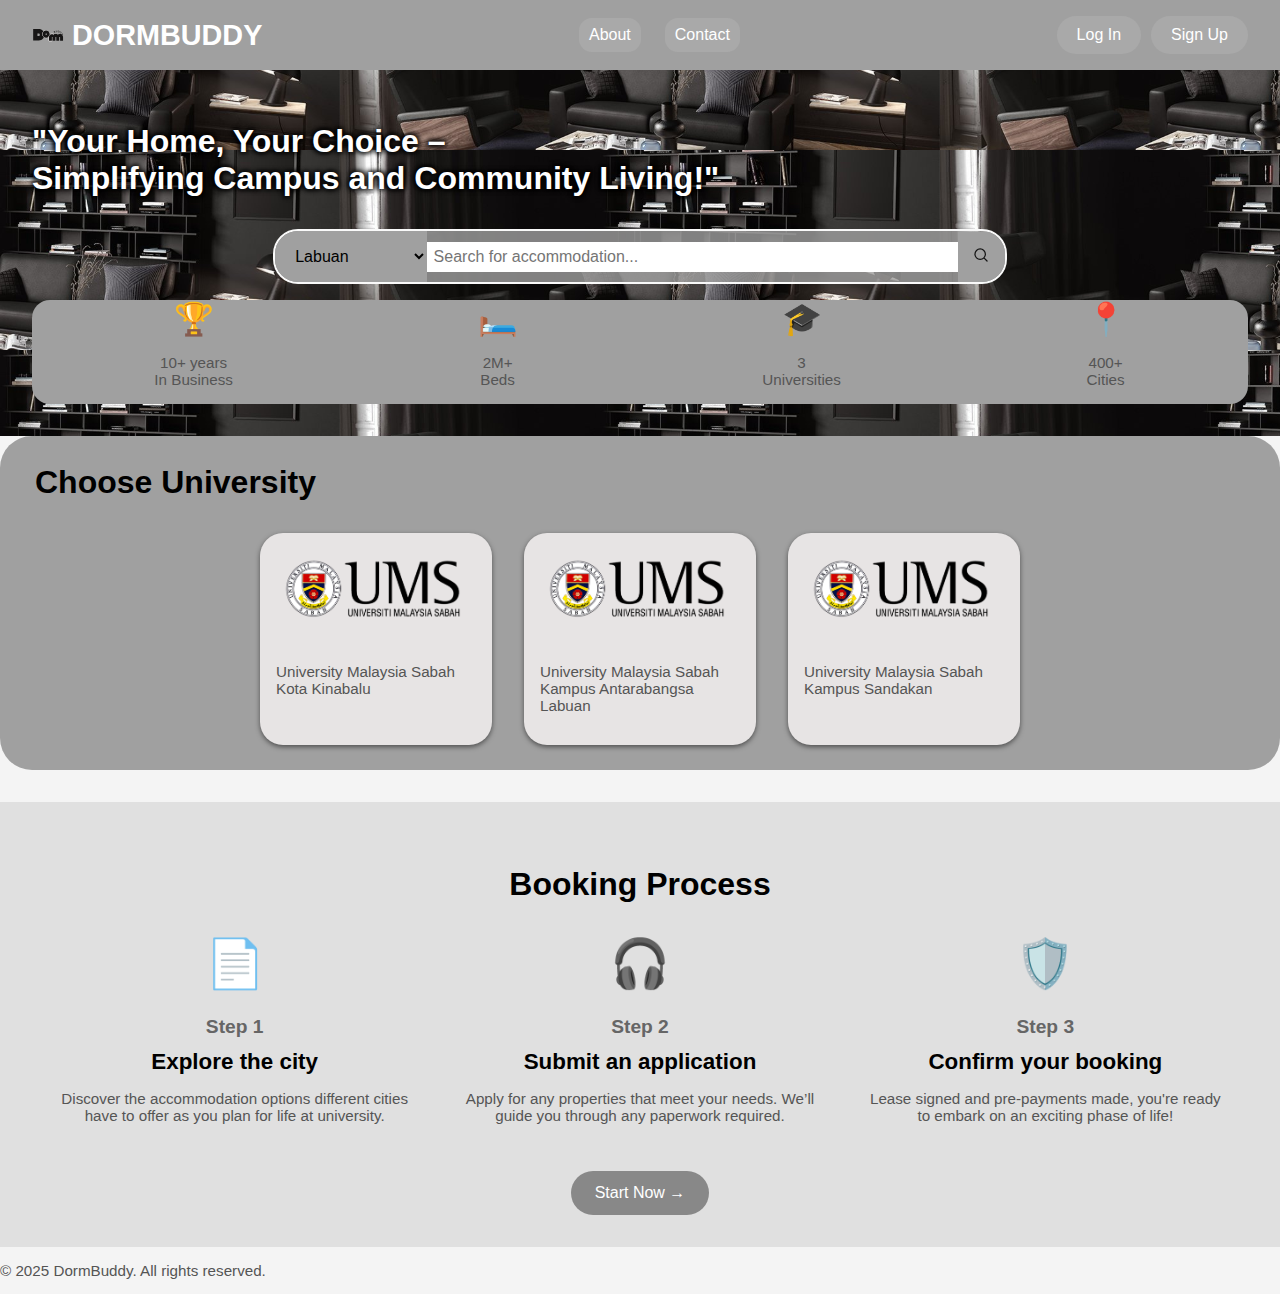
<file: index.html>
<!DOCTYPE html>
<html lang="en">
<head>
    <meta charset="UTF-8">
    <meta name="viewport" content="width=device-width, initial-scale=1.0">
    <title>DormBuddy - Simplifying Campus Living</title>
    <link rel="stylesheet" href="homepage.css">
</head>
<body>
    
<header>
    
    <div class="logo">
        <img src="image/DormBuddy.svg" alt="DormBuddy Logo" class="logo-image">
        DORMBUDDY
    </div>
    
    <nav class="nav-links">
        <a href="about.html">About</a>
        <a href="contact.html">Contact</a>
    </nav>
    
    <div class="auth-buttons">
       <button type="button" onclick="window.location.href='login.html';">Log In</button>
        <button type="button" onclick="window.location.href='login.html';">Sign Up</button>
    </div>
    
</header>
    
<main>
    <section class="hero">
        <div class="hero-content">
            <h1>"Your Home, Your Choice –<br>Simplifying Campus and Community Living!"</h1>
            <div class="search-bar">
                <select id="location-select">
                    <option value="labuan" selected>Labuan</option>
                    <option value="kota-kinabalu">Kota Kinabalu</option>
                    <option value="sandakan">Sandakan</option>
                </select>
                <input type="text" id="search-input" placeholder="Search for accommodation...">
                <button id="search-button"><img src="image/search.svg" alt="Search"></button>
            </div>
        </div>

        <aside class="highlights">
            <div class="highlight-item">
                <span>🏆</span>
                <p>10+ years<br>In Business</p>
            </div>
            <div class="highlight-item">
                <span>🛏️</span>
                <p>2M+<br>Beds</p>
            </div>
            <div class="highlight-item">
                <span>🎓</span>
                <p>3<br>Universities</p>
            </div>
            <div class="highlight-item">
                <span>📍</span>
                <p>400+<br>Cities</p>
            </div>
        </aside>
    </section>
</main>

<section class="choose-university">
    <h2>Choose University</h2>
    <div class="university-cards">
        <div class="university-card" onclick="window.location.href='housing.html';">
            <img src="image/UMS-logo.png" alt="UMS Kota Kinabalu">
            <p>University Malaysia Sabah Kota Kinabalu</p>
        </div>
        <div class="university-card" onclick="window.location.href='housing.html';">
            <img src="image/UMS-logo.png" alt="UMS Labuan">
            <p>University Malaysia Sabah Kampus Antarabangsa Labuan</p>
        </div>
        <div class="university-card" onclick="window.location.href='housing.html';">
            <img src="image/UMS-logo.png" alt="UMS Sandakan">
            <p>University Malaysia Sabah Kampus Sandakan</p>
        </div>
    </div>
</section>


   <section class="booking-process">
        <h3>Booking Process</h3>
        <div class="process-steps">
            <div class="step">
                <div class="icon">📄</div>
                <h4>Step 1</h4>
                <h5>Explore the city</h5>
                <p>Discover the accommodation options different cities have to offer as you plan for life at university.</p>
            </div>
            <div class="step">
                <div class="icon">🎧</div>
                <h4>Step 2</h4>
                <h5>Submit an application</h5>
                <p>Apply for any properties that meet your needs. We’ll guide you through any paperwork required.</p>
            </div>
            <div class="step">
                <div class="icon">🛡️</div>
                <h4>Step 3</h4>
                <h5>Confirm your booking</h5>
                <p>Lease signed and pre-payments made, you're ready to embark on an exciting phase of life!</p>
            </div>
        </div>
        <button id="start-now">Start Now →</button>
    </section>
    
<script src="script.js"></script>
    
<footer class="footer">
    <div class="footer-container">
        <p class="footer-copyright">&copy; 2025 DormBuddy. All rights reserved.</p>
    </div>
</footer>

    <script src="script.js"></script>

</body>
</html>
</file>
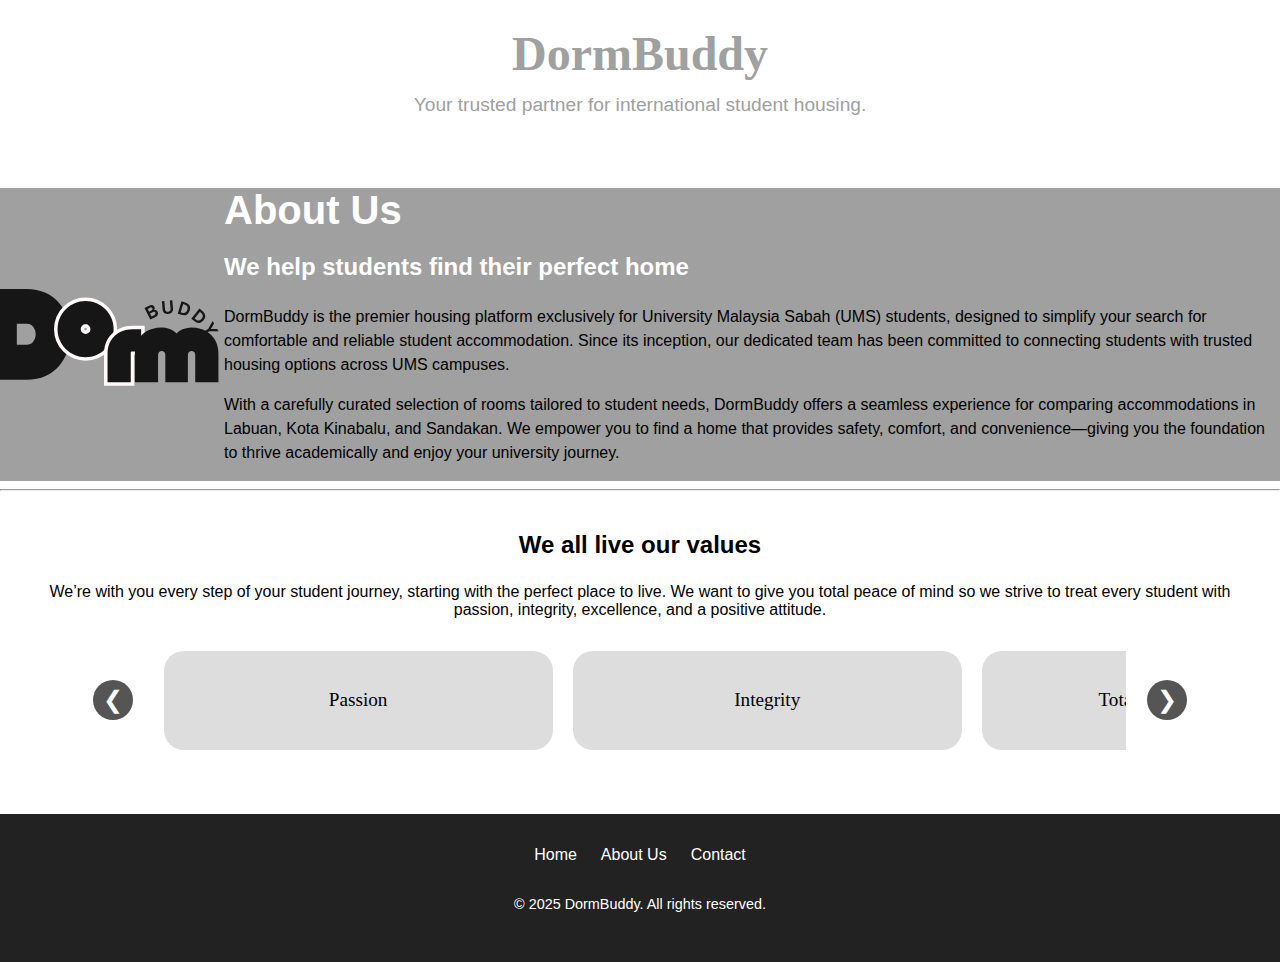
<file: about.html>
<!DOCTYPE html>
<html lang="en">
    
<head>
    <meta charset="UTF-8">
    <meta name="viewport" content="width=device-width, initial-scale=1.0">
    <title>About Us - DormBuddy</title>
    <link rel="stylesheet" href="about.css">
</head>
    
<body>
        <header class="banner">
        <div class="banner-content">
            <h1>DormBuddy</h1>
            <p>Your trusted partner for international student housing.</p>
        </div>
    </header>
            
    <main class="about-us">
<section class="intro">
    <div class="intro-content">
        <div class="logo-container">
            <img src="image/DormBuddy.svg" alt="DormBuddy Logo" class="logo">
        </div>
        <div class="text-content">
            <h1>About Us</h1>
            <h2>We help students find their perfect home</h2>
            <p1>
                DormBuddy is the premier housing platform exclusively for University Malaysia Sabah (UMS) students, 
                designed to simplify your search for comfortable and reliable student accommodation. 
                Since its inception, our dedicated team has been committed to connecting students 
                with trusted housing options across UMS campuses.
            </p1>
            <p1>
               With a carefully curated selection of rooms tailored to student needs,
                DormBuddy offers a seamless experience for comparing accommodations in Labuan, Kota Kinabalu, and Sandakan. 
                We empower you to find a home that provides safety, comfort, and convenience—giving you the foundation 
                to thrive academically and enjoy your university journey.
            </p1>
        </div>
    </div>
</section>

<hr class="section-divider">

        <section class="values">
            <h2>We all live our values</h2>
            <p2>
                We’re with you every step of your student journey, starting with the perfect place to live. 
                We want to give you total peace of mind so we strive to treat every student with passion, 
                integrity, excellence, and a positive attitude.
            </p2>
            <div class="carousel">
                <button class="prev">❮</button>
                <div class="carousel-track-container">
                    <div class="carousel-track">
                        <div class="card">Passion</div>
                        <div class="card">Integrity</div>
                        <div class="card">Total Peace of Mind</div>
                        <div class="card">Excellence</div>
                        <div class="card">Positive Attitude</div>
                    </div>
                </div>
                <button class="next">❯</button>
            </div>
        </section>
    </main>

<footer class="footer">
    <div class="footer-container">
        <div class="footer-links">
            <a href="index.html">Home</a>
            <a href="about.html">About Us</a>
            <a href="contact.html">Contact</a>
        </div>
        <p class="footer-copyright">&copy; 2025 DormBuddy. All rights reserved.</p>
    </div>
</footer>


    <script src="about.js"></script>
</body>
</html>
</file>
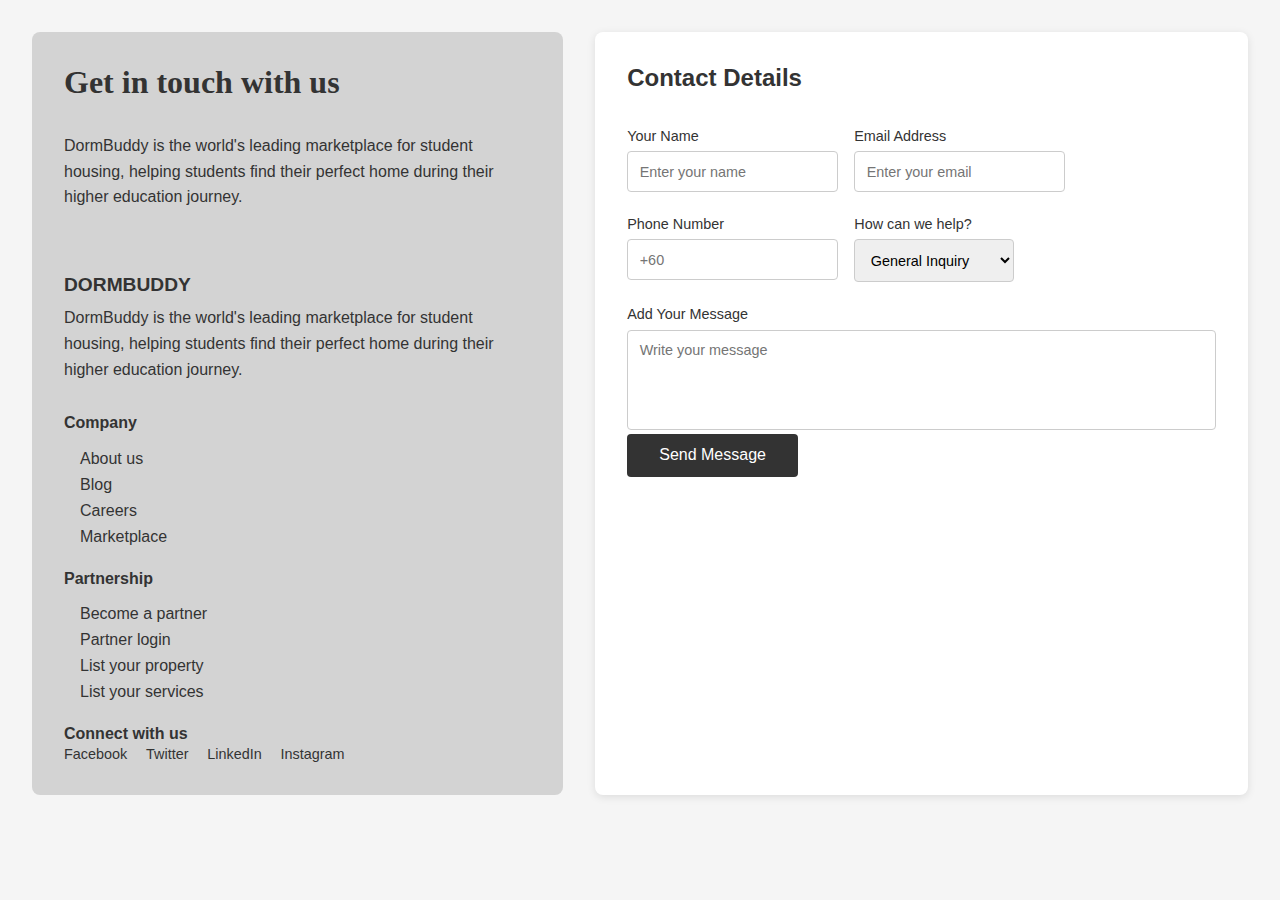
<file: contact.html>
<!DOCTYPE html>
<html lang="en">
<head>
    <meta charset="UTF-8">
    <meta name="viewport" content="width=device-width, initial-scale=1.0">
    <title>Contact Us - DormBuddy</title>
    <link rel="stylesheet" href="contact.css">
</head>
<body>
    <main class="contact-page">
        <!-- Left Section -->
        <section class="contact-info">
            <h1>Get in touch with us</h1>
            <p>DormBuddy is the world's leading marketplace for student housing, helping students find their perfect home during their higher education journey.</p>

            <!-- Footer Info -->
            <div class="footer-info">
                <div class="brand">
                    <h2>DORMBUDDY</h2>
                    <p>DormBuddy is the world's leading marketplace for student housing, helping students find their perfect home during their higher education journey.</p>
                </div>
                <div class="links">
                    <div>
                        <h3>Company</h3>
                        <ul>
                            <li>About us</li>
                            <li>Blog</li>
                            <li>Careers</li>
                            <li>Marketplace</li>
                        </ul>
                    </div>
                    
                    <div>
                        <h3>Partnership</h3>
                        <ul>
                            <li>Become a partner</li>
                            <li>Partner login</li>
                            <li>List your property</li>
                            <li>List your services</li>
                        </ul>
                    </div>
                    <div>
                        <h3>Connect with us</h3>
                        <div class="social-icons">
                            <span>Facebook</span>
                            <span>Twitter</span>
                            <span>LinkedIn</span>
                            <span>Instagram</span>
                        </div>
                    </div>
                </div>
            </div>
        </section>

        <!-- Right Section -->
        <section class="contact-form">
            <h2>Contact Details</h2>
            <form>
                <div class="input-group">
                    <div>
                        <label for="name">Your Name</label>
                        <input type="text" id="name" placeholder="Enter your name">
                    </div>
                    <div>
                        <label for="email">Email Address</label>
                        <input type="email" id="email" placeholder="Enter your email">
                    </div>
                </div>
                <div class="input-group">
                    <div>
                        <label for="phone">Phone Number</label>
                        <input type="tel" id="phone" placeholder="+60">
                    </div>
                    <div>
                        <label for="help">How can we help?</label>
                        <select id="help">
                            <option value="General Inquiry">General Inquiry</option>
                            <option value="Technical Support">Technical Support</option>
                            <option value="Partnership">Partnership</option>
                        </select>
                    </div>
                </div>
                <div>
                    <label for="message">Add Your Message</label>
                    <textarea id="message" placeholder="Write your message"></textarea>
                </div>
                <button type="submit">Send Message</button>
            </form>
        </section>
    </main>

    <script src="contact.js"></script>
</body>
</html>
</file>
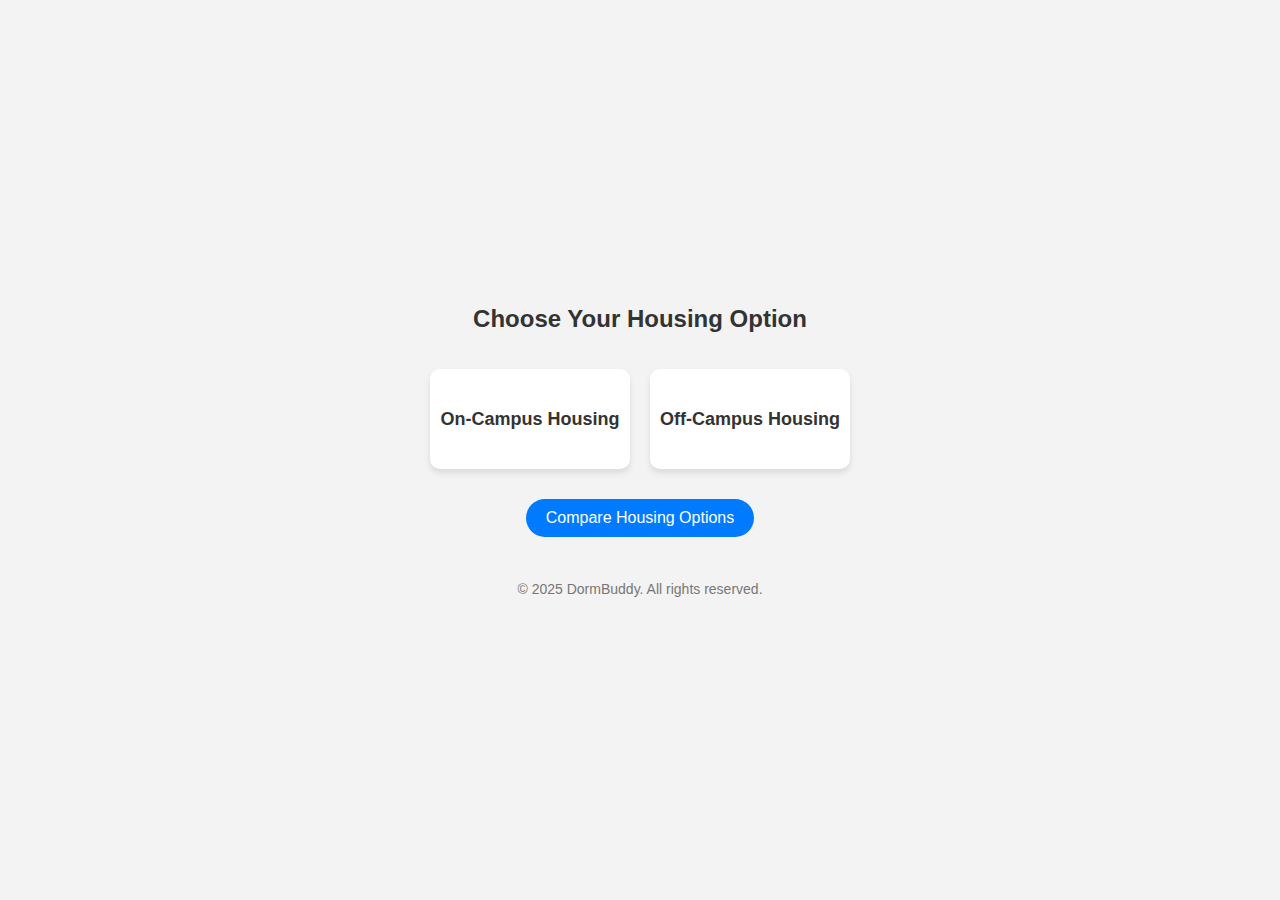
<file: housing.html>
<!DOCTYPE html>
<html lang="en">
<head>
    <meta charset="UTF-8">
    <meta name="viewport" content="width=device-width, initial-scale=1.0">
    <title>Housing Options</title>
    <link rel="stylesheet" href="housing.css">
</head>
<body>
    <header>
        <h1>Choose Your Housing Option</h1>
    </header>

    <main>
        <div class="housing-options">
            <a href="oncampus.html" class="housing-option" id="on-campus">
                <p>On-Campus Housing</p>
            </a>
            <a href="offcampus.html" class="housing-option" id="off-campus">
                <p>Off-Campus Housing</p>
            </a>
        </div>
        <button id="compare-button">Compare Housing Options</button>
    </main>

    <footer>
        <p>&copy; 2025 DormBuddy. All rights reserved.</p>
    </footer>
     <script src="housing.js"></script>
</body>
</html>
</file>
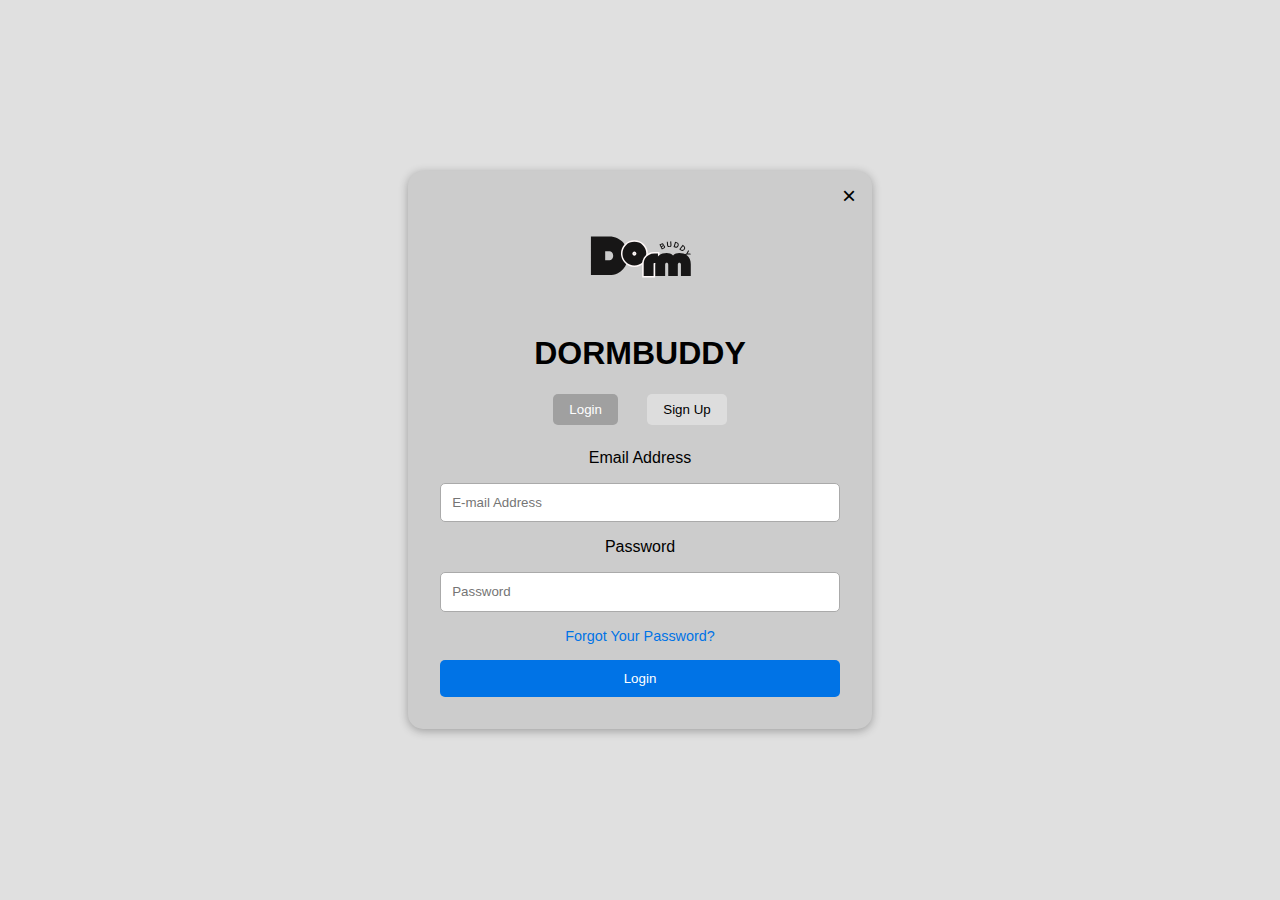
<file: login.html>
<!DOCTYPE html>
<html lang="en">
<head>
    <meta charset="UTF-8">
    <meta name="viewport" content="width=device-width, initial-scale=1.0">
    <title>Login / Sign Up</title>
    <link rel="stylesheet" href="login.css">
</head>
<body>
    <div class="login-container">
        <div class="header">
            <img src="image/DormBuddy.svg" alt="DormBuddy Logo">
            <h1>DORMBUDDY</h1>
            <div class="tab-buttons">
                <button id="loginTab" class="active">Login</button>
                <button id="signupTab">Sign Up</button>
            </div>
        </div>

        <!-- Login Form -->
        <div id="loginForm" class="form">
            <label for="email">Email Address</label>
            <input type="email" id="email" placeholder="E-mail Address">
            <label for="password">Password</label>
            <input type="password" id="password" placeholder="Password">
            <a href="#" class="forgot-password">Forgot Your Password?</a>
            <button id="loginButton" class="auth-button">Login</button>
        </div>

        <!-- Signup Form -->
        <div id="signupForm" class="form hidden">
            <label for="signupEmail">Email Address</label>
            <input type="email" id="signupEmail" placeholder="E-mail Address">
            <label for="signupPassword">Password</label>
            <input type="password" id="signupPassword" placeholder="Password">
            <label for="confirmPassword">Confirm Password</label>
            <input type="password" id="confirmPassword" placeholder="Confirm Password">
            <button id="signupButton" class="auth-button">Sign Up</button>
        </div>
        <button id="closeButton" class="close-button">×</button>
    </div>

    <script src="login.js"></script>
</body>
</html>
</file>
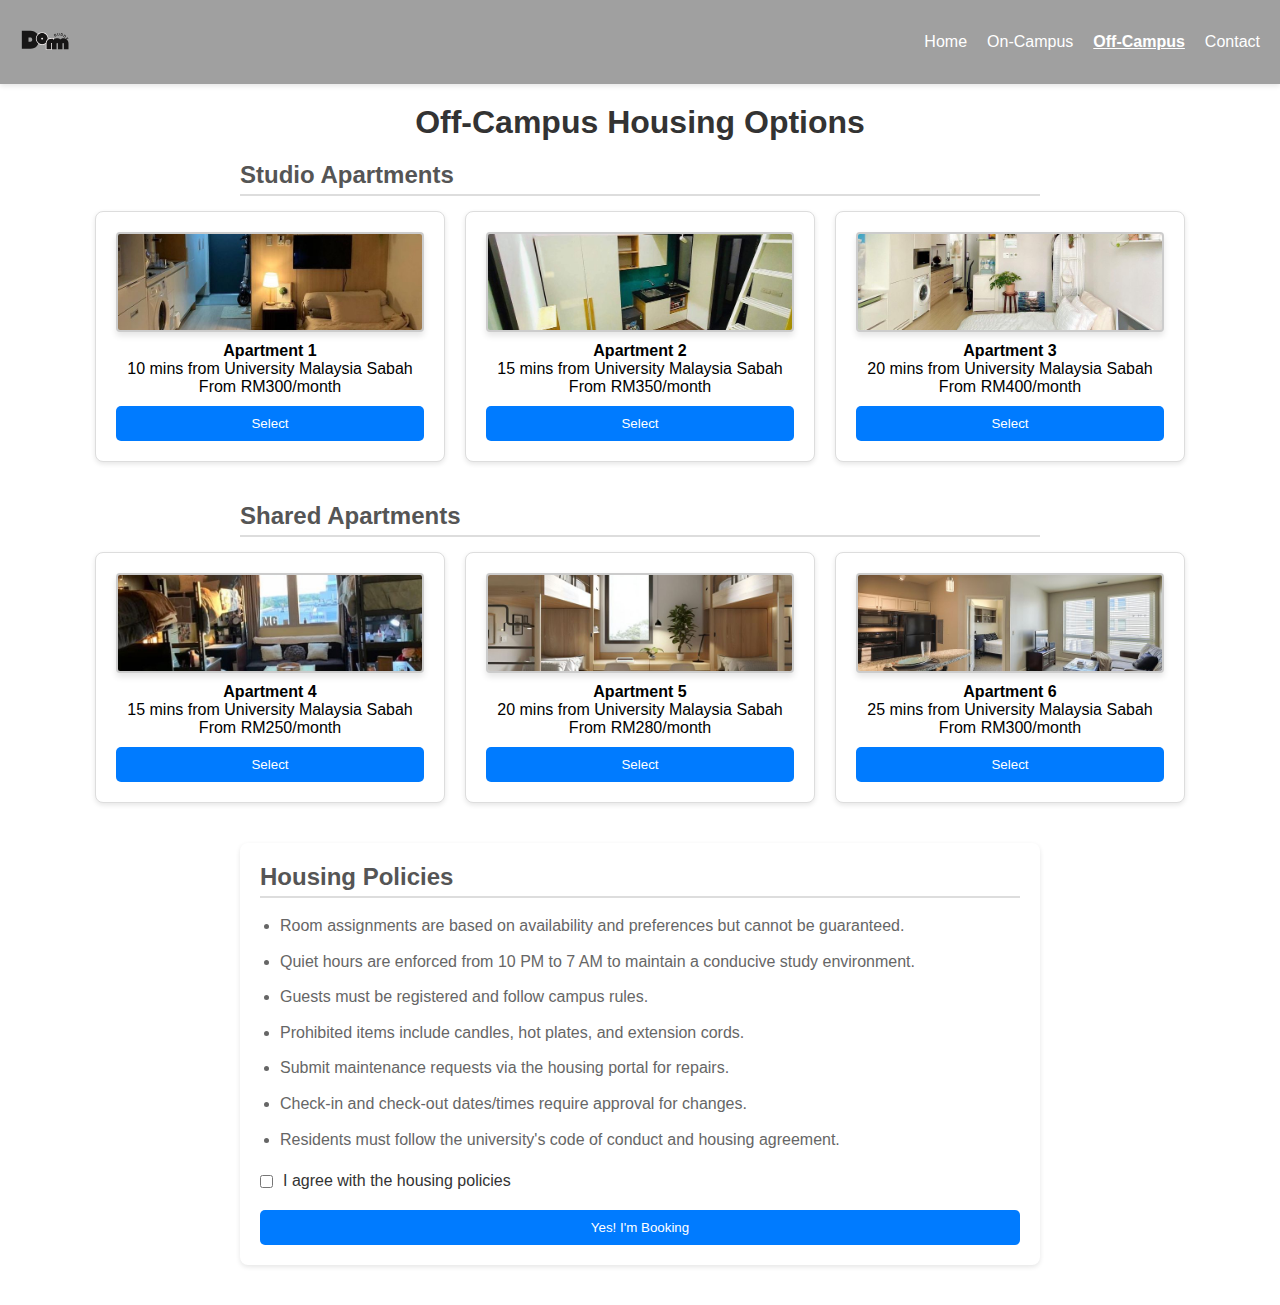
<file: offcampus.html>
<!DOCTYPE html>
<html lang="en">
<head>
    <meta charset="UTF-8">
    <meta name="viewport" content="width=device-width, initial-scale=1.0">
    <title>Off-Campus Housing</title>
    <link rel="stylesheet" href="offcampus.css">
</head>
<body>
    <!-- Header -->
    <header>
        <div class="logo">
            <a href="index.html">
                <img src="image/DormBuddy.svg" alt="DormBuddy Logo">
            </a>
        </div>
        <nav>
            <ul>
                <li><a href="index.html">Home</a></li>
                <li><a href="oncampus.html">On-Campus</a></li>
                <li><a href="offcampus.html" class="active">Off-Campus</a></li>
                <li><a href="contact.html">Contact</a></li>
            </ul>
        </nav>
    </header>

    <!-- Main Section -->
    <main>
        <h1>Off-Campus Housing Options</h1>

        <!-- Room Options -->
        <section class="housing-options">
            <div class="unit-type">
                <h2>Studio Apartments</h2>
                <div class="room-cards">
                    <div class="room-card">
                        <div class="room-image">
                            <img src="image/studioapart1.jpg" alt="Apartment 1">
                        </div>
                        <p><strong>Apartment 1</strong></p>
                        <p>10 mins from University Malaysia Sabah</p>
                        <p>From RM300/month</p>
                        <button class="select-room" data-room="Apartment 1" data-price="300">Select</button>
                    </div>
                    <div class="room-card">
                        <div class="room-image">
                            <img src="image/studioapart4.jpeg" alt="Apartment 2">
                        </div>
                        <p><strong>Apartment 2</strong></p>
                        <p>15 mins from University Malaysia Sabah</p>
                        <p>From RM350/month</p>
                        <button class="select-room" data-room="Apartment 2" data-price="350">Select</button>
                    </div>
                    <div class="room-card">
                        <div class="room-image">
                            <img src="image/studioapart3.jpg" alt="Apartment 3">
                        </div>
                        <p><strong>Apartment 3</strong></p>
                        <p>20 mins from University Malaysia Sabah</p>
                        <p>From RM400/month</p>
                        <button class="select-room" data-room="Apartment 3" data-price="400">Select</button>
                    </div>
                </div>
            </div>

            <div class="unit-type">
                <h2>Shared Apartments</h2>
                <div class="room-cards">
                    <div class="room-card">
                        <div class="room-image">
                            <img src="image/sharedapart2.jpg" alt="Apartment 4">
                        </div>
                        <p><strong>Apartment 4</strong></p>
                        <p>15 mins from University Malaysia Sabah</p>
                        <p>From RM250/month</p>
                        <button class="select-room" data-room="Apartment 4" data-price="250">Select</button>
                    </div>
                    <div class="room-card">
                        <div class="room-image">
                            <img src="image/sharedapart3.jpg" alt="Apartment 5">
                        </div>
                        <p><strong>Apartment 5</strong></p>
                        <p>20 mins from University Malaysia Sabah</p>
                        <p>From RM280/month</p>
                        <button class="select-room" data-room="Apartment 5" data-price="280">Select</button>
                    </div>
                    <div class="room-card">
                        <div class="room-image">
                            <img src="image/sharedapart4.jpg" alt="Apartment 6">
                        </div>
                        <p><strong>Apartment 6</strong></p>
                        <p>25 mins from University Malaysia Sabah</p>
                        <p>From RM300/month</p>
                        <button class="select-room" data-room="Apartment 6" data-price="300">Select</button>
                    </div>
                </div>
            </div>
        </section>

        <!-- Housing Policies -->
        <section class="housing-policies">
            <h2>Housing Policies</h2>
            <ul>
                <li>Room assignments are based on availability and preferences but cannot be guaranteed.</li>
                <li>Quiet hours are enforced from 10 PM to 7 AM to maintain a conducive study environment.</li>
                <li>Guests must be registered and follow campus rules.</li>
                <li>Prohibited items include candles, hot plates, and extension cords.</li>
                <li>Submit maintenance requests via the housing portal for repairs.</li>
                <li>Check-in and check-out dates/times require approval for changes.</li>
                <li>Residents must follow the university's code of conduct and housing agreement.</li>
            </ul>
            <label>
                <input type="checkbox" id="agree-policies" onchange="toggleBookingButton()">
                I agree with the housing policies
            </label>
            <button id="booking-button" disabled onclick="window.location.href='payment.html'">Yes! I'm Booking</button>
        </section>
		 </main>
	

    <script src="offcampus.js"></script>
</body>
</html>
</file>
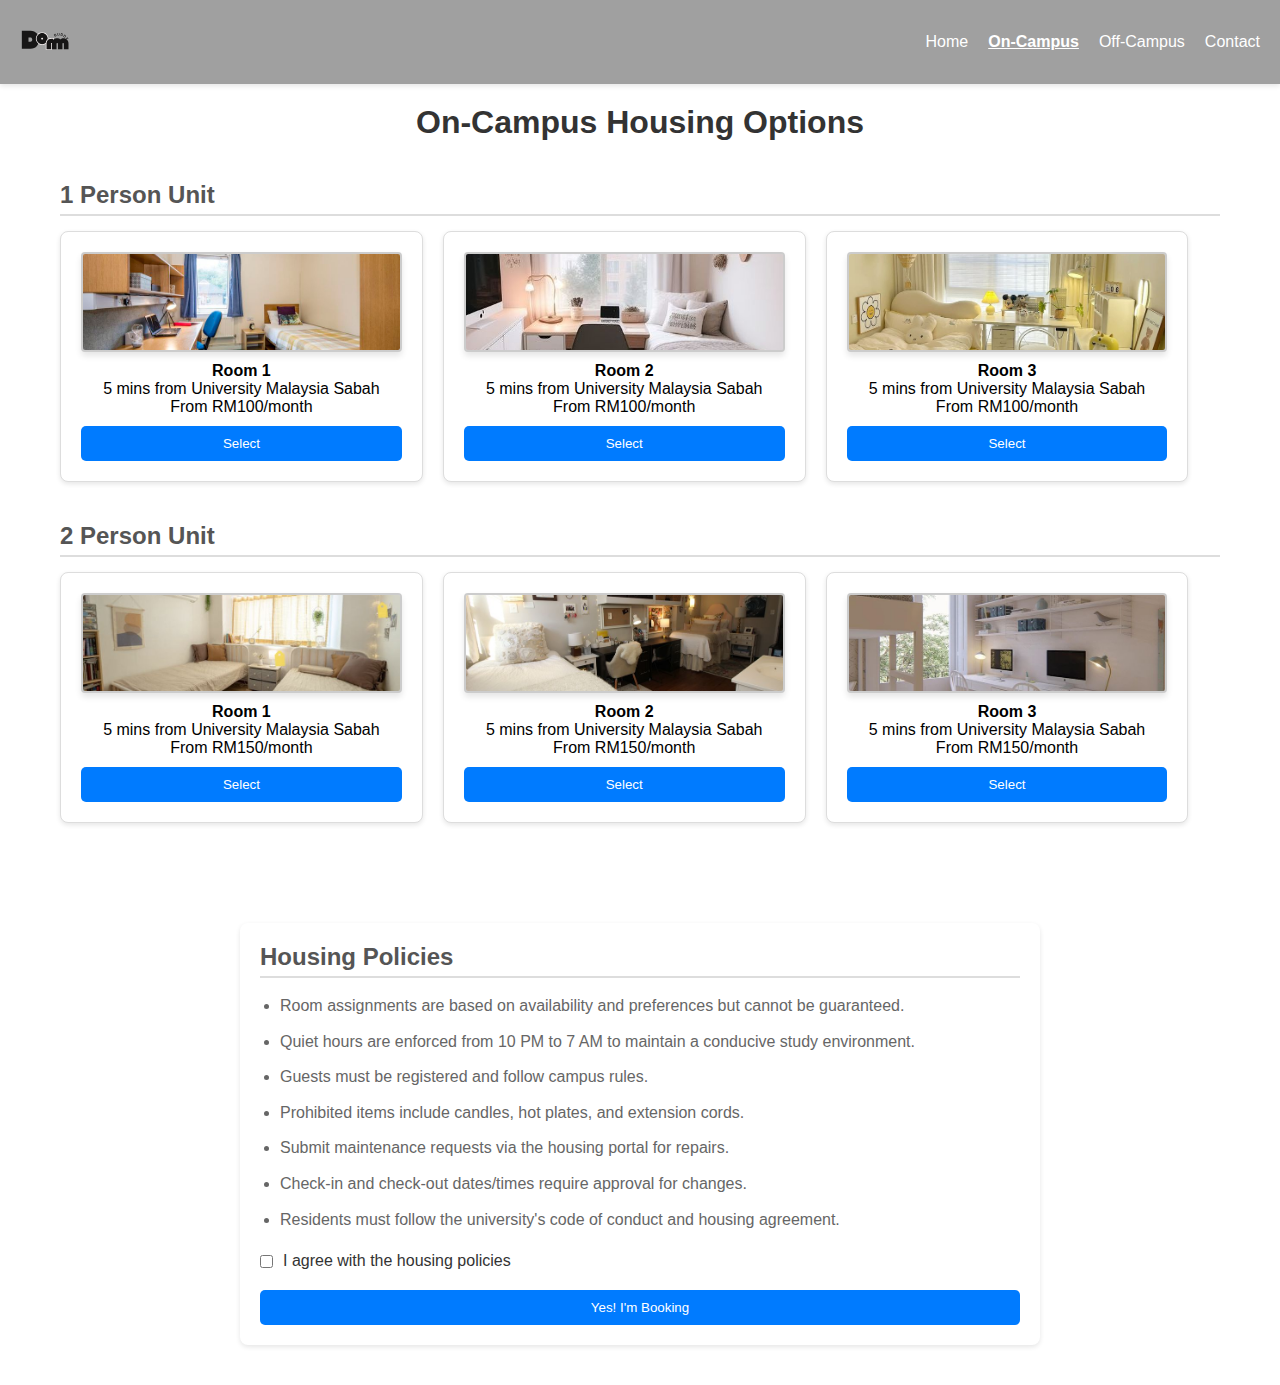
<file: oncampus.html>
<!DOCTYPE html>
<html lang="en">
<head>
    <meta charset="UTF-8">
    <meta name="viewport" content="width=device-width, initial-scale=1.0">
    <title>On-Campus Housing</title>
    <link rel="stylesheet" href="oncampus.css">
</head>
<body>
    <header>
        <div class="logo">
            <a href="index.html">
                <img src="image/DormBuddy.svg" alt="DormBuddy Logo">
            </a>
        </div>
        <nav>
            <ul>
                <li><a href="index.html">Home</a></li>
                <li><a href="oncampus.html" class="active">On-Campus</a></li>
                <li><a href="offcampus.html">Off-Campus</a></li>
                <li><a href="contact.html">Contact</a></li>
            </ul>
        </nav>
    </header>

    <main>
        <h1>On-Campus Housing Options</h1>

        <section class="dormitory-options">
            <div class="unit-type">
                <h2>1 Person Unit</h2>
                <div class="room-cards">
                    <div class="room-card">
                        <div class="room-image">
                            <img src="image/room1p.jpg" alt="Room 1">
                        </div>
                        <p><strong>Room 1</strong></p>
                        <p>5 mins from University Malaysia Sabah</p>
                        <p>From RM100/month</p>
                        <button class="select-room" data-room="Room 1" data-price="100">Select</button>
                    </div>
                    <div class="room-card">
                        <div class="room-image">
                            <img src="image/room1p2.jpg" alt="Room 2">
                        </div>
                        <p><strong>Room 2</strong></p>
                        <p>5 mins from University Malaysia Sabah</p>
                        <p>From RM100/month</p>
                        <button class="select-room" data-room="Room 2" data-price="100">Select</button>
                    </div>
                    <div class="room-card">
                        <div class="room-image">
                            <img src="image/room1p3.jpg" alt="Room 3">
                        </div>
                        <p><strong>Room 3</strong></p>
                        <p>5 mins from University Malaysia Sabah</p>
                        <p>From RM100/month</p>
                        <button class="select-room" data-room="Room 3" data-price="100">Select</button>
                    </div>
                </div>
            </div>

            <div class="unit-type">
                <h2>2 Person Unit</h2>
                <div class="room-cards">
                    <div class="room-card">
                        <div class="room-image">
                            <img src="image/room2p1.jpg" alt="Room 1 (2 Person)">
                        </div>
                        <p><strong>Room 1</strong></p>
                        <p>5 mins from University Malaysia Sabah</p>
                        <p>From RM150/month</p>
                        <button class="select-room" data-room="Room 1" data-price="150">Select</button>
                    </div>
                    <div class="room-card">
                        <div class="room-image">
                            <img src="image/room2p2.jpg" alt="Room 2 (2 Person)">
                        </div>
                        <p><strong>Room 2</strong></p>
                        <p>5 mins from University Malaysia Sabah</p>
                        <p>From RM150/month</p>
                        <button class="select-room" data-room="Room 2" data-price="150">Select</button>
                    </div>
                    <div class="room-card">
                        <div class="room-image">
                            <img src="image/room2p3.jpg" alt="Room 3 (2 Person)">
                        </div>
                        <p><strong>Room 3</strong></p>
                        <p>5 mins from University Malaysia Sabah</p>
                        <p>From RM150/month</p>
                        <button class="select-room" data-room="Room 3" data-price="150">Select</button>
                    </div>
                </div>
            </div>
        </section>

        <section class="housing-policies">
            <h2>Housing Policies</h2>
            <ul>
                <li>Room assignments are based on availability and preferences but cannot be guaranteed.</li>
                <li>Quiet hours are enforced from 10 PM to 7 AM to maintain a conducive study environment.</li>
                <li>Guests must be registered and follow campus rules.</li>
                <li>Prohibited items include candles, hot plates, and extension cords.</li>
                <li>Submit maintenance requests via the housing portal for repairs.</li>
                <li>Check-in and check-out dates/times require approval for changes.</li>
                <li>Residents must follow the university's code of conduct and housing agreement.</li>
            </ul>
            <label>
                <input type="checkbox" id="agree-policies" onchange="toggleBookingButton()">
                I agree with the housing policies
            </label>
            <button id="booking-button" disabled onclick="window.location.href='payment.html'">Yes! I'm Booking</button>
        </section>
    </main>

    <script src="oncampus.js"></script>
</body>
</html>
</file>
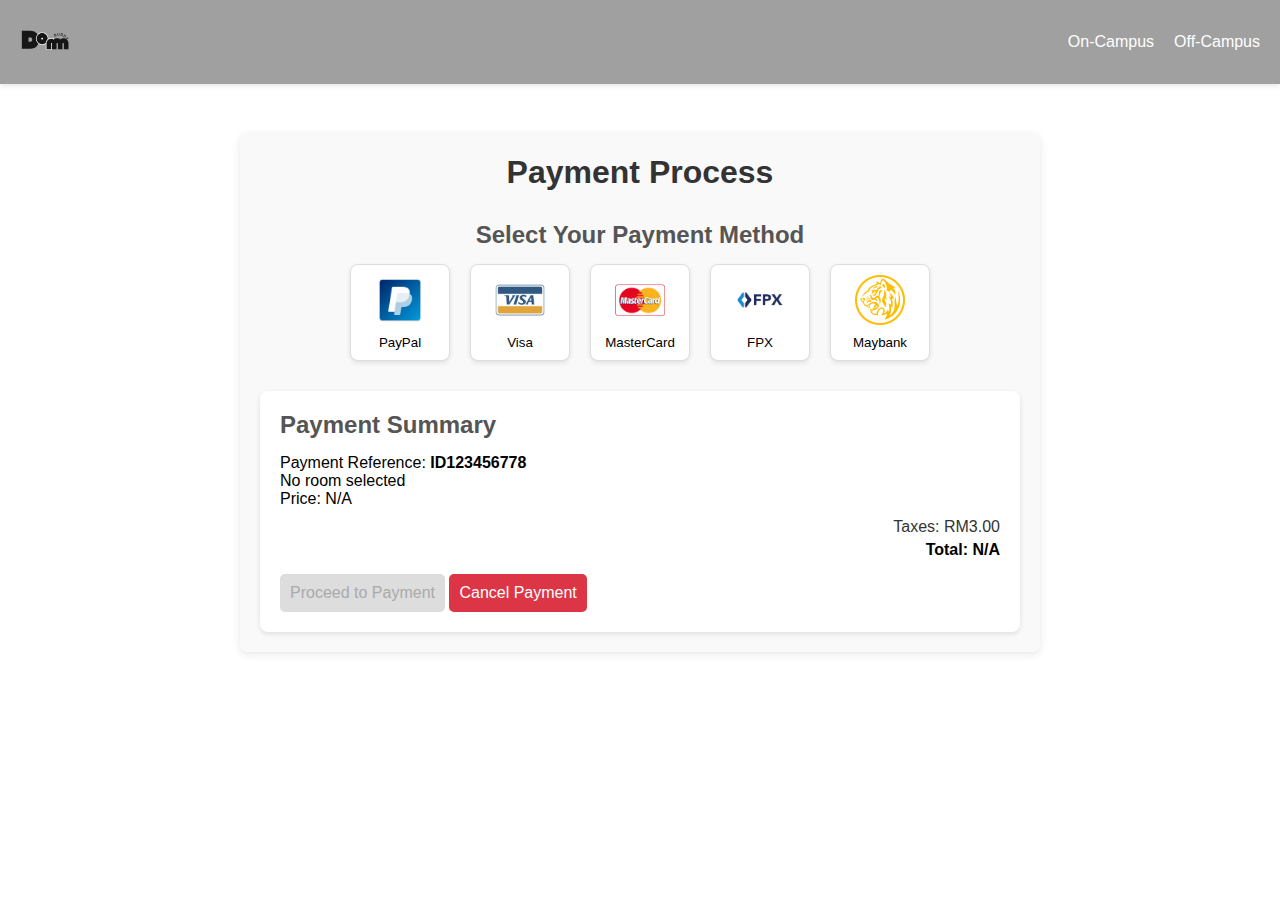
<file: payment.html>
<!DOCTYPE html>
<html lang="en">
<head>
    <meta charset="UTF-8">
    <meta name="viewport" content="width=device-width, initial-scale=1.0">
    <title>Payment Page</title>
    <link rel="stylesheet" href="payment.css">
</head>
<body>
    <header>
        <div class="logo">
            <a href="index.html">
                <img src="image/DormBuddy.svg" alt="DormBuddy Logo">
            </a>
        </div>
        <nav>
            <ul>
                <li><a href="oncampus.html">On-Campus</a></li>
                <li><a href="offcampus.html">Off-Campus</a></li>
            </ul>
        </nav>
    </header>

    <div class="container">
        <h1>Payment Process</h1>
        <div class="payment-section">
            <div class="payment-methods">
                <h2>Select Your Payment Method</h2>
                <div class="methods">
                    <button onclick="selectPaymentMethod('PayPal')">
                        <img src="image/paypal.png" alt="PayPal Logo" />
                        PayPal
                    </button>
                    <button onclick="selectPaymentMethod('Visa')">
                        <img src="image/visa.png" alt="Visa Logo" />
                        Visa
                    </button>
                    <button onclick="selectPaymentMethod('MasterCard')">
                        <img src="image/mastercard.png" alt="MasterCard Logo" />
                        MasterCard
                    </button>
                    <button onclick="selectPaymentMethod('FPX')">
                        <img src="image/fpxlogo.png" alt="FPX Logo" />
                        FPX
                    </button>
                    <button onclick="selectPaymentMethod('Maybank')">
                        <img src="image/maybank.png" alt="Maybank Logo" />
                        Maybank
                    </button>
                </div>
            </div>

            <div class="payment-summary">
                <h2>Payment Summary</h2>
                <p>Payment Reference: <strong>ID123456778</strong></p>
                <div class="summary-details">
                    <div>
                        <p id="room-details">Room details will appear here.</p>
                        <p id="room-price">Price: N/A</p>
                    </div>
                </div>
                <div class="total">
                    <p>Taxes: RM3.00</p>
                    <p><strong>Total: <span id="total-price">N/A</span></strong></p>
                </div>
                <button id="secure-payment" onclick="continueToPayment()" disabled>Proceed to Payment</button>
                <button id="cancel-payment" onclick="cancelPayment()">Cancel Payment</button>
            </div>
        </div>
    </div>

    <!-- Pop-up Message -->
    <div id="popup" class="popup hidden">
        <p>Redirecting to payment process...</p>
    </div>

    <script src="payment.js"></script>
</body>
</html>
</file>
<file: homepage.css>
body {
    font-family: 'Poppins', sans-serif;
    margin: 0;
    padding: 0;
    box-sizing: border-box;
    background-color: #f9f9f9;
}

header {
    display: flex;
    justify-content: space-between;
    align-items: center;
    padding: 1em 2em;
    background: #a0a0a0;
    color: #fff;
}

.logo {
    display: flex;
    align-items: center;
    font-size: 1.8em;
    font-weight: bold;
}

.logo-image {
    width: 32px;
    height: auto;
    margin-right: 8px;
}

.logo {
    font-size: 1.8em;
    font-weight: bold;
}

/* Header Styling */
header {
    display: flex;
    justify-content: space-between;
    align-items: center;
    padding: 1em 2em;
    background: #a0a0a0;
    color: #fff;
}

/* Logo Styling */
.logo {
    font-size: 1.8em;
    font-weight: bold;
}

/* Center the navigation links */
.nav-links {
    display: flex;
    justify-content: center; 
    flex-grow: 1; 
    gap: 1.5em; /
}

nav a {
    padding: 8px 10px;
    background-color: darkgray;
    border-radius: 13px;
    color: #fff;
    text-decoration: none;
    font-size: 1em;
}

nav a:hover {
    background-color: #777; 
}

/* Auth buttons */
.auth-buttons {
    display: flex;
    gap: 10px;
}

.auth-buttons button {
    padding: 10px 20px;
    background-color: darkgray;
    color: white;
    border: none;
    border-radius: 25px;
    cursor: pointer;
    font-size: 1rem;
}

.auth-buttons button:hover {
    background-color: #777;
}


.hero {
    padding: 2em;
    text-align: left;
    background: #eef5ff;
    background-image: url('image/house4.svg'); 
    background-position: center;  /* Center the image */
    background-attachment: fixed;  /* Optional: makes the background image fixed while scrolling */
    color: #fff;  /* Set the text color to white for better contrast */
}

.hero-content h1 {
    font-size: 2em;
    margin-bottom: 1em;
    text-shadow: 2px 2px 4px rgba(0, 0, 0, 0.7), -2px -2px 4px rgba(0, 0, 0, 0.7), 2px -2px 4px rgba(0, 0, 0, 0.7), -2px 2px 4px rgba(0, 0, 0, 0.7);
}

.search-bar {
    display: flex;
    align-items: center;
    border: 2px solid #f9f9f9;
    border-radius: 25px;
    overflow: hidden;
    width: 60%;
    margin: 0 auto;
    background-color: rgba(160, 160, 160, 0.8);  /* Semi-transparent background for search bar */
}

.search-bar select {
    border: none;
    padding: 1em;
    font-size: 1em;
    background-color: #a0a0a0;
    outline: none;
}

.search-bar input {
    flex: 1;
    padding: 0.4em;
    border: none;
    outline: none;
    font-size: 1em;
}

.search-bar button {
    border: none;
    background: #a0a0a0;
    padding: 1em;
    cursor: pointer;
}

.search-bar button img {
    width: 20px;
    height: 20px;
}

.highlights {
    background-color: #a0a0a0;
    display: flex;
    justify-content: space-around;
    margin-top: 1em;
    border-radius: 18px;
}

.highlight-item {
    text-align: center;
    font-size: 1em;
}

.highlight-item span {
    font-size: 2em;
    display: block;
    margin-bottom: 0.5em;
}

.choose-university {
    background-color: #a0a0a0;
    padding-bottom: 25px;
    padding-top: 2px;
    border-radius: 2rem;
    position: relative;
}

h2 {
    align-items: center;
    padding-left: 35px;
    font-size: 2rem;
}

.university-cards {
    display: flex;
    justify-content: center;
    gap: 2rem;
    margin-top: 2rem; 
}

.university-card {
    width: 200px;
    padding: 1rem;
    background: #e7e4e4;
    border-radius: 23px;
    box-shadow: 0 2px 5px rgba(0, 0, 0, 0.5);
    cursor: pointer
}

.university-card img {
    width: 100%;
    height: auto;
    margin-bottom: 1rem;
}

.partners img {
    width: 60px;
    margin: 0 10px;
}

body {
    font-family: 'Poppins', sans-serif;
    margin: 0;
    padding: 0;
    box-sizing: border-box;
    background-color: #f4f4f4;
}

.booking-process {
    text-align: center;
    padding: 2em;
    margin-top: 2em;
    background-color: #e0e0e0;
}

.booking-process h3 {
    font-size: 2em;
    margin-bottom: 1em;
}

.process-steps {
    display: flex;
    justify-content: space-around;
    margin-bottom: 2em;
}

.step {
    width: 30%;
    text-align: center;
}

.icon {
    font-size: 3em;
    margin-bottom: 0.5em;
}

h4 {
    margin: 0;
    font-size: 1.2em;
    color: #666;
}

h5 {
    margin: 0.5em 0;
    font-size: 1.4em;
}

p {
    color: #555;
    font-size: 0.95em;
}

button#start-now {
    background-color: #888;
    color: white;
    padding: 0.8em 1.5em;
    font-size: 1em;
    border: none;
    border-radius: 25px;
    cursor: pointer;
}

button#start-now:hover {
    background-color: #555;
}
</file>
<file: about.css>
/* General styles */
body {
    font-family: -apple-system, BlinkMacSystemFont, sans-serif;
    margin: 0;
    padding: 0;
    box-sizing: border-box;
}

.banner {
    background: #fff; 
    color: white; /* Text color */
    padding: 1em 1em;
    text-align: center;
    position: relative;
}

.banner-content {
    max-width: 900px;
    margin: 0 auto;
}

.banner h1 {
    color: #a0a0a0;
    font-family: 'Playfair Display', serif;
    font-size: 3rem;
    margin: 0.2em 0;
    font-weight: 700;
}

.banner p {
    color: #a0a0a0;
    font-family: 'Platfair Display', sans-serif;
    font-size: 1.2rem;
    line-height: 1.6;
}


.intro-content {
    background-color: #a0a0a0;
    margin-top: 2rem;
    display: flex;
    align-items: flex-start;
    gap: 1.5em; 
}

.logo-container {
    margin-top: 3rem;
    width: 200px;
    height: 200px;
    border-radius: 50%; 
    background-color: #a0a0a0; 
    display: flex;
    justify-content: center;
    align-items: center;
    flex-shrink: 0; 
}

.logo {
    width: 126%; 
    height: auto; 
}

.text-content {
    color: #fff;
    font-family: 'Playfair Display', sans-serif;
    display: flex;
    flex-direction: column;
}

h1 {
    font-size: 2.5em;
    margin: 0 0 0.5em 0;
}

h2 {
    font-size: 1.5em;
    margin: 0 0 1em 0;
}

p1 {
    color: black;
    font-size: 1em;
    margin: 0 0 1em 0;
    line-height: 1.5em;
}

p {
    font-size: 1em;
    margin: 0 0 1em 0;
    line-height: 1.5em;
}

.about-us .values {
    padding: 2em;
    text-align: center;
}

/* Carousel styles */
/* Carousel Container */
.carousel {
    margin-top: 2em;
    margin-bottom: 2rem;
    display: flex;
    align-items: center;
    justify-content: center;
    position: relative;
}

/* Carousel Track Container (For holding the track and enabling overflow) */
.carousel-track-container {
    overflow: hidden;
    width: 80%; /* Adjust the width of the carousel */
    position: relative;
}

/* Carousel Track (To enable sliding the cards horizontally) */
.carousel-track {
    display: flex;
    transition: transform 0.5s ease-in-out; /* Smooth transition effect */
}

/* Individual Card Style */
.card {
    font-family: "Roboto", "sans-serif";
    flex: 0 0 40%;  /* Cards will occupy 40% of the width of the container */
    margin: 0 10px; /* Margin between cards */
    padding: 2em;
    background-color: #ddd;
    border-radius: 20px;
    text-align: center;
    font-size: 1.2em;
    box-sizing: border-box; /* Ensure padding and border are included in width */
}

/* Navigation Buttons Style */
button.prev, button.next {
    background-color: #555;
    color: #fff;
    border: none;
    border-radius: 50%;
    width: 40px;
    height: 40px;
    font-size: 1.5em;
    cursor: pointer;
    position: absolute;
    top: 50%;
    transform: translateY(-50%);  /* Center the button vertically */
    z-index: 2;
    transition: background-color 0.3s ease; /* Smooth background color transition */
}

/* Position for Previous Button */
button.prev {
    left: 5%;
}

/* Position for Next Button */
button.next {
    right: 5%;
}

/* Button Hover Effects */
button:hover {
    background-color: #333;
}

/* Remove the default focus outline when button is clicked */
button:focus {
    outline: none;
}


/* Footer styles */
.footer {
    background-color: #222;
    color: #fff;
    padding: 2em 0;
    text-align: center;
}

.footer-container {
    display: flex;
    flex-direction: column;
    align-items: center;
    justify-content: center;
    gap: 1em;
}

.footer-links {
    display: flex;
    gap: 1.5em;
}

.footer-links a {
    color: #fff;
    text-decoration: none;
    font-size: 1em;
}

.footer-links a:hover {
    text-decoration: underline;
    color: #00bcd4;
}

.footer-social {
    display: flex;
    gap: 1em;
}

.footer-social a {
    color: #fff;
    font-size: 1.2em;
    text-decoration: none;
    display: flex;
    align-items: center;
    justify-content: center;
    width: 40px;
    height: 40px;
    border-radius: 50%;
    background-color: #333;
    transition: background-color 0.3s ease;
}

.footer-social a:hover {
    background-color: #00bcd4; /* Accent color for hover */
}

.footer-copyright {
    font-size: 0.9em;
    margin-top: 1em;
}
</file>
<file: housing.css>
body {
    margin: 0;
    padding: 0;
    font-family: Arial, sans-serif;
    background-color: #f3f3f3;
    display: flex;
    flex-direction: column;
    align-items: center;
    justify-content: center;
    height: 100vh;
}

header {
    margin-bottom: 20px;
}

header h1 {
    font-size: 24px;
    color: #333;
    text-align: center;
}

.housing-options {
    display: flex;
    gap: 20px;
    justify-content: center;
    margin-bottom: 30px;
}

.housing-option {
    width: 200px;
    height: 100px;
    display: flex;
    align-items: center;
    justify-content: center;
    border-radius: 10px;
    font-size: 18px;
    font-weight: bold;
    text-decoration: none;
    transition: 0.3s ease-in-out;
}

#on-campus {
    background-color: white;
    color: #333;
    box-shadow: 0 4px 6px rgba(0, 0, 0, 0.1);
}

#off-campus {
    background-color: white;
    color: #333;
    box-shadow: 0 4px 6px rgba(0, 0, 0, 0.1);
}

.housing-option:hover {
    transform: scale(1.05);
}

main {
    display: flex;
    flex-direction: column;
    align-items: center;
    justify-content: center;
}

#compare-button {
    padding: 10px 20px;
    border: none;
    border-radius: 20px;
    background-color: #007BFF;
    color: white;
    font-size: 16px;
    cursor: pointer;
    transition: background-color 0.3s ease;
}

#compare-button:hover {
    background-color: #0056b3;
}

footer {
    margin-top: 30px;
    text-align: center;
    font-size: 14px;
    color: #777;
}
</file>
<file: login.css>
body {
    font-family: Arial, sans-serif;
    display: flex;
    justify-content: center;
    align-items: center;
    height: 100vh;
    margin: 0;
    background-color: #e0e0e0;
}

.login-container {
    position: relative;
    width: 400px;
    padding: 2rem;
    background: #ccc;
    border-radius: 15px;
    box-shadow: 0 2px 10px rgba(0, 0, 0, 0.3);
    text-align: center;
}

.header {
    margin-bottom: 1.5rem;
}

.header h1 {
    font-size: 2rem;
}

.header img {
    width: 107px;
}

.tab-buttons {
    display: flex;
    justify-content: center;
    gap: 1rem;
    margin-top: 1rem;
}

.tab-buttons button {
    padding: 0.5rem 1rem;
    background-color: #ddd;
    border: none;
    border-radius: 5px;
    cursor: pointer;
    margin: 0 0.5em;
    transition: background-color 0.3s ease, color 0.3s ease;
}

.tab-buttons button:hover {
    background-color: #bcbcbc;
    color: #000;
}

.tab-buttons .active {
    background-color: #a0a0a0;
    color: #fff;
}

.form {
    display: flex;
    flex-direction: column;
    gap: 1rem;
    margin-top: 1rem;
}

.form.hidden {
    display: none;
}

input {
    padding: 0.7rem;
    border: 1px solid #aaa;
    border-radius: 5px;
}

.auth-button {
    padding: 0.7rem;
    background-color: #0073e6;
    color: white;
    border: none;
    border-radius: 5px;
    cursor: pointer;
}

.auth-button:hover {
    background-color: #005bb5;
}

.forgot-password {
    font-size: 0.9rem;
    color: #0073e6;
    text-decoration: none;
}

.close-button {
    position: absolute;
    top: 10px;
    right: 10px;
    background: none;
    border: none;
    font-size: 1.5rem;
    cursor: pointer;
}
</file>
<file: contact.css>
/* General Reset */
* {
    margin: 0;
    padding: 0;
    box-sizing: border-box;
    font-family: 'Roboto', sans-serif;
}

body {
    background-color: #f5f5f5;
    color: #333;
}

/* Main Contact Page */
.contact-page {
    display: flex;
    flex-wrap: wrap;
    padding: 2em;
    gap: 2em;
}

/* Left Section */
.contact-info {
    flex: 1 1 40%;
    background-color: #d3d3d3;
    border-radius: 8px;
    padding: 2em;
    display: flex;
    flex-direction: column;
    justify-content: space-between;
}

.contact-info h1 {
    font-size: 2rem;
    margin-bottom: 1em;
    font-family: 'Playfair Display', serif;
}

.contact-info p {
    font-size: 1rem;
    margin-bottom: 2em;
    line-height: 1.6;
}

.footer-info {
    margin-top: 2em;
}

.brand h2 {
    font-size: 1.2rem;
    margin-bottom: 0.5em;
}

.links h3 {
    font-size: 1rem;
    margin-bottom: 0.1em;
}

.links ul {
    list-style: none;
    padding: 1rem;
}

.links ul li {
    margin-bottom: 0.5em;
}

.social-icons span {
    display: inline-block;
    margin-right: 1em;
    font-size: 0.9rem;
    cursor: pointer;
}

/* Right Section */
.contact-form {
    flex: 1 1 50%;
    background-color: #fff;
    border-radius: 8px;
    padding: 2em;
    box-shadow: 0 2px 8px rgba(0, 0, 0, 0.1);
}

.contact-form h2 {
    font-size: 1.5rem;
    margin-bottom: 1.5em;
}

form .input-group {
    display: flex;
    gap: 1em;
    margin-bottom: 1.5em;
}

form label {
    font-size: 0.9rem;
    margin-bottom: 0.5em;
    display: block;
}

form input,
form textarea,
form select {
    width: 100%;
    padding: 0.8em;
    font-size: 0.9rem;
    border: 1px solid #ccc;
    border-radius: 4px;
}

form textarea {
    height: 100px;
    resize: none;
}

button {
    background-color: #333;
    color: #fff;
    padding: 0.8em 2em;
    border: none;
    border-radius: 4px;
    cursor: pointer;
    font-size: 1rem;
}

button:hover {
    background-color: #555;
}
</file>
<file: offcampus.css>
/* General Reset */
* {
    font-family: "Arial", "sans-serif";
    margin: 0;
    padding: 0;
    box-sizing: border-box;
}

/* Header Section */
header {
    display: flex;
    justify-content: space-between;
    align-items: center;
    padding: 15px 20px;
    background-color: #a0a0a0;
    box-shadow: 0 2px 5px rgba(0, 0, 0, 0.1);
}

.logo img {
    height: 50px;
    width: auto;
}

nav ul {
    list-style: none;
    display: flex;
    gap: 20px;
}

nav ul li a {
    color: white;
    text-decoration: none;
    transition: color 0.2s;
}

nav ul li a:hover {
    color: #dddddd;
}

nav ul li a.active {
    font-weight: bold;
    text-decoration: underline;
}

/* Main Title */
h1 {
    text-align: center;
    margin: 20px 0;
    color: #333;
}

/* Housing Options */
.dormitory-options {
    max-width: 1200px;
    margin: 0 auto;
    padding: 20px;
}

.unit-type {
    margin-bottom: 40px;
}

.unit-type h2 {
    margin-bottom: 15px;
    color: #555;
    text-align: left;
    border-bottom: 2px solid #ddd;
    padding-bottom: 5px;
    max-width: 800px; /* Constrain the width */
    margin-left: auto;
    margin-right: auto;
}

.room-cards {
    display: flex;
    gap: 20px;
    flex-wrap: wrap;
    justify-content: center;
}

.room-card {
    background-color: white;
    border: 1px solid #ddd;
    border-radius: 8px;
    padding: 20px;
    width: calc(33% - 40px); /* Make cards smaller like oncampus.css */
    max-width: 350px; /* Constrain max width */
    box-shadow: 0 2px 5px rgba(0, 0, 0, 0.1);
    text-align: center;
    transition: transform 0.2s, box-shadow 0.2s;
}

.room-card:hover {
    transform: translateY(-5px);
    box-shadow: 0 4px 10px rgba(0, 0, 0, 0.15);
}

.room-card .room-image {
    height: 100px;
    background-color: #ddd;
    border-radius: 4px;
    margin-bottom: 10px;
}

.room-card button {
    margin-top: 10px;
    padding: 10px;
    width: 100%;
    background-color: #007BFF;
    color: white;
    border: none;
    border-radius: 5px;
    cursor: pointer;
    transition: background-color 0.2s;
}

.room-card button:hover {
    background-color: #0056b3;
}
.room-image {
    border: 2px solid #ccc; /* Light gray border */
    border-radius: 8px; /* Rounded corners */
    overflow: hidden; /* Ensures content stays within the border */
    display: flex;
    justify-content: center;
    align-items: center;
    width: 100%; /* Makes the image container stretch to the full width */
    max-height: 200px; /* Adjust height as needed */
    box-shadow: 0 4px 6px rgba(0, 0, 0, 0.1); /* Optional shadow */
}

.room-image img {
    width: 100%; /* Ensures the image fits the container's width */
    height: auto; /* Keeps the image's aspect ratio */
    display: block;
}
 /* Fullscreen overlay */
        .fullscreen-overlay {
            position: fixed;
            top: 0;
            left: 0;
            width: 100%;
            height: 100%;
            background-color: rgba(0, 0, 0, 0.9);
            display: none;
            justify-content: center;
            align-items: center;
            z-index: 9999;
        }
        .fullscreen-overlay img {
            max-width: 90%;
            max-height: 90%;
            border-radius: 8px;
        }
        .fullscreen-overlay .close-btn {
            position: absolute;
            top: 16px;
            right: 16px;
            background: #fff;
            color: #000;
            border: none;
            padding: 8px 16px;
            border-radius: 4px;
            cursor: pointer;
        }

/* Housing Policies Section */
.housing-policies {
    max-width: 800px;
    margin: 40px auto;
    background-color: white;
    padding: 20px;
    border-radius: 8px;
    box-shadow: 0 2px 5px rgba(0, 0, 0, 0.1);
}

.housing-policies h2 {
    margin-bottom: 15px;
    color: #555;
    text-align: left;
    border-bottom: 2px solid #ddd;
    padding-bottom: 5px;
    max-width: 800px; /* Constrain the width */
    margin-left: auto;
    margin-right: auto;
}

.housing-policies ul {
    padding-left: 20px;
    margin-top: 10px;
    color: #666;
}

.housing-policies ul li {
    margin-bottom: 10px;
    line-height: 1.6;
}

.housing-policies label {
    display: flex;
    align-items: center;
    margin-top: 20px;
    color: #333;
}

.housing-policies input[type="checkbox"] {
    margin-right: 10px;
}

/* Booking Button */
#booking-button {
    display: block;
    width: 100%;
    margin-top: 20px;
    padding: 10px;
    background-color: #007BFF;
    color: white;
    border: none;
    border-radius: 5px;
    cursor: not-allowed;
    transition: background-color 0.2s, transform 0.2s;
}

#booking-button:enabled {
    cursor: pointer;
    background-color: #0056b3;
}

#booking-button:enabled:hover {
    background-color: #004085;
    transform: translateY(-2px);
}

/* Responsive Design */
@media (max-width: 768px) {
    .room-card {
        width: calc(50% - 20px); /* Adjust for smaller screens */
    }
}

@media (max-width: 480px) {
    .room-card {
        width: 100%;
    }

    nav ul {
        flex-direction: column;
        gap: 10px;
    }
}
</file>
<file: oncampus.css>
/* General Reset */
* {
    font-family: "Arial", "sans-serif";
    margin: 0;
    padding: 0;
    box-sizing: border-box;
}

/* Header Section */
header {
    display: flex;
    justify-content: space-between;
    align-items: center;
    padding: 15px 20px;
    background-color: #a0a0a0;
    box-shadow: 0 2px 5px rgba(0, 0, 0, 0.1);
}

.logo img {
    height: 50px;
    width: auto;
}

nav ul {
    list-style: none;
    display: flex;
    gap: 20px;
}

nav ul li a {
    color: white;
    text-decoration: none;
    transition: color 0.2s;
}

nav ul li a:hover {
    color: #dddddd;
}

nav ul li a.active {
    font-weight: bold;
    text-decoration: underline;
}

/* Main Title */
h1 {
    text-align: center;
    margin: 20px 0;
    color: #333;
}

/* Dormitory Options */
.dormitory-options {
    max-width: 1200px;
    margin: 0 auto;
    padding: 20px;
}

.unit-type {
    margin-bottom: 40px;
}

.unit-type h2 {
    margin-bottom: 15px;
    color: #555;
    border-bottom: 2px solid #ddd;
    padding-bottom: 5px;
}

.room-cards {
    display: flex;
    gap: 20px;
    flex-wrap: wrap;
}

.room-card {
    background-color: white;
    border: 1px solid #ddd;
    border-radius: 8px;
    padding: 20px;
    width: calc(33% - 20px);
    box-shadow: 0 2px 5px rgba(0, 0, 0, 0.1);
    text-align: center;
    transition: transform 0.2s, box-shadow 0.2s;
}

.room-card:hover {
    transform: translateY(-5px);
    box-shadow: 0 4px 10px rgba(0, 0, 0, 0.15);
}

.room-card .room-image {
    height: 100px;
    background-color: #ddd;
    border-radius: 4px;
    margin-bottom: 10px;
}

.room-card button {
    margin-top: 10px;
    padding: 10px;
    width: 100%;
    background-color: #007BFF;
    color: white;
    border: none;
    border-radius: 5px;
    cursor: pointer;
    transition: background-color 0.2s;
}

.room-card button:hover {
    background-color: #0056b3;
}
.room-image {
    border: 2px solid #ccc; /* Light gray border */
    border-radius: 8px; /* Rounded corners */
    overflow: hidden; /* Ensures content stays within the border */
    display: flex;
    justify-content: center;
    align-items: center;
    width: 100%; /* Adjust as needed */
    max-height: 200px; /* Adjust height */
    box-shadow: 0 4px 6px rgba(0, 0, 0, 0.1); /* Optional shadow */
}

.room-image img {
    width: 100%; /* Ensures the image fits the container */
    height: auto; /* Keeps the aspect ratio */
    display: block;
}
 /* Fullscreen overlay */
        .fullscreen-overlay {
            position: fixed;
            top: 0;
            left: 0;
            width: 100%;
            height: 100%;
            background-color: rgba(0, 0, 0, 0.9);
            display: none;
            justify-content: center;
            align-items: center;
            z-index: 9999;
        }
        .fullscreen-overlay img {
            max-width: 90%;
            max-height: 90%;
            border-radius: 8px;
        }
        .fullscreen-overlay .close-btn {
            position: absolute;
            top: 16px;
            right: 16px;
            background: #fff;
            color: #000;
            border: none;
            padding: 8px 16px;
            border-radius: 4px;
            cursor: pointer;
        }

/* Housing Policies Section */
.housing-policies {
    max-width: 800px;
    margin: 40px auto;
    background-color: white;
    padding: 20px;
    border-radius: 8px;
    box-shadow: 0 2px 5px rgba(0, 0, 0, 0.1);
}

.housing-policies h2 {
    margin-bottom: 15px;
    color: #555;
    border-bottom: 2px solid #ddd;
    padding-bottom: 5px;
}

.housing-policies ul {
    padding-left: 20px;
    margin-top: 10px;
    color: #666;
}

.housing-policies ul li {
    margin-bottom: 10px;
    line-height: 1.6;
}

.housing-policies label {
    display: flex;
    align-items: center;
    margin-top: 20px;
    color: #333;
}

.housing-policies input[type="checkbox"] {
    margin-right: 10px;
}

/* Booking Button */
#booking-button {
    display: block;
    width: 100%;
    margin-top: 20px;
    padding: 10px;
    background-color: #007BFF;
    color: white;
    border: none;
    border-radius: 5px;
    cursor: not-allowed;
    transition: background-color 0.2s, transform 0.2s;
}

#booking-button:enabled {
    cursor: pointer;
    background-color: #0056b3;
}

#booking-button:enabled:hover {
    background-color: #004085;
    transform: translateY(-2px);
}

/* Responsive Design */
@media (max-width: 768px) {
    .room-card {
        width: calc(50% - 20px);
    }
}

@media (max-width: 480px) {
    .room-card {
        width: 100%;
    }

    nav ul {
        flex-direction: column;
        gap: 10px;
    }
}
</file>
<file: payment.css>
/* General Reset */
* {
    font-family: "Arial", sans-serif;
    margin: 0;
    padding: 0;
    box-sizing: border-box;
}

header {
    display: flex;
    justify-content: space-between;
    align-items: center;
    padding: 15px 20px;
    background-color: #a0a0a0;
    box-shadow: 0 2px 5px rgba(0, 0, 0, 0.1);
}

.logo img {
    height: 50px;
    width: auto;
}

nav ul {
    list-style: none;
    display: flex;
    gap: 20px;
}

nav ul li a {
    color: white;
    text-decoration: none;
    transition: color 0.2s;
}

nav ul li a:hover {
    color: #dddddd;
}

.container {
    max-width: 800px;
    margin: 50px auto;
    padding: 20px;
    background-color: #f9f9f9;
    border-radius: 8px;
    box-shadow: 0 2px 10px rgba(0, 0, 0, 0.1);
}

h1 {
    text-align: center;
    margin-bottom: 30px;
    color: #333;
}

.payment-section {
    display: flex;
    flex-direction: column;
    gap: 30px;
}

.payment-methods {
    text-align: center;
}

.payment-methods h2 {
    margin-bottom: 15px;
    color: #555;
}

.methods {
    display: flex;
    justify-content: center;
    gap: 20px;
    flex-wrap: wrap;
}

.methods button {
    display: flex;
    flex-direction: column;
    align-items: center;
    gap: 10px;
    padding: 10px;
    width: 100px;
    background-color: #ffffff;
    border: 1px solid #ddd;
    border-radius: 8px;
    cursor: pointer;
    box-shadow: 0 2px 5px rgba(0, 0, 0, 0.1);
    transition: transform 0.2s, box-shadow 0.2s, background-color 0.2s;
}

.methods button:hover {
    background-color: #f0f0f0;
    transform: translateY(-5px);
    box-shadow: 0 4px 10px rgba(0, 0, 0, 0.2);
}

.methods button img {
    width: 50px;
    height: auto;
}

.payment-summary {
    background-color: #ffffff;
    padding: 20px;
    border-radius: 8px;
    box-shadow: 0 2px 5px rgba(0, 0, 0, 0.1);
}

.payment-summary h2 {
    margin-bottom: 15px;
    color: #555;
}

.total {
    text-align: right;
    margin-top: 10px;
}

.total p {
    margin: 5px 0;
    color: #333;
}

.total p strong {
    color: #000;
}

#secure-payment:disabled {
    background-color: #ddd;
    color: #aaa;
    cursor: not-allowed;
}

#secure-payment {
    background-color: #007bff;
    color: #fff;
    padding: 10px;
    border: none;
    border-radius: 5px;
    font-size: 16px;
    cursor: pointer;
    transition: background-color 0.2s, transform 0.2s;
}

#secure-payment:hover:enabled {
    background-color: #0056b3;
    transform: translateY(-2px);
}

#cancel-payment {
    background-color: #dc3545;
    color: #fff;
    padding: 10px;
    border: none;
    border-radius: 5px;
    font-size: 16px;
    cursor: pointer;
    margin-top: 10px;
}

#cancel-payment:hover {
    background-color: #a71d2a;
}

/* Pop-up Styling */
.popup {
    position: fixed;
    top: 50%;
    left: 50%;
    transform: translate(-50%, -50%);
    background-color: #fff;
    border: 1px solid #ddd;
    padding: 20px;
    border-radius: 8px;
    box-shadow: 0 4px 10px rgba(0, 0, 0, 0.2);
    text-align: center;
    z-index: 1000;
}

.hidden {
    display: none;
}
</file>
